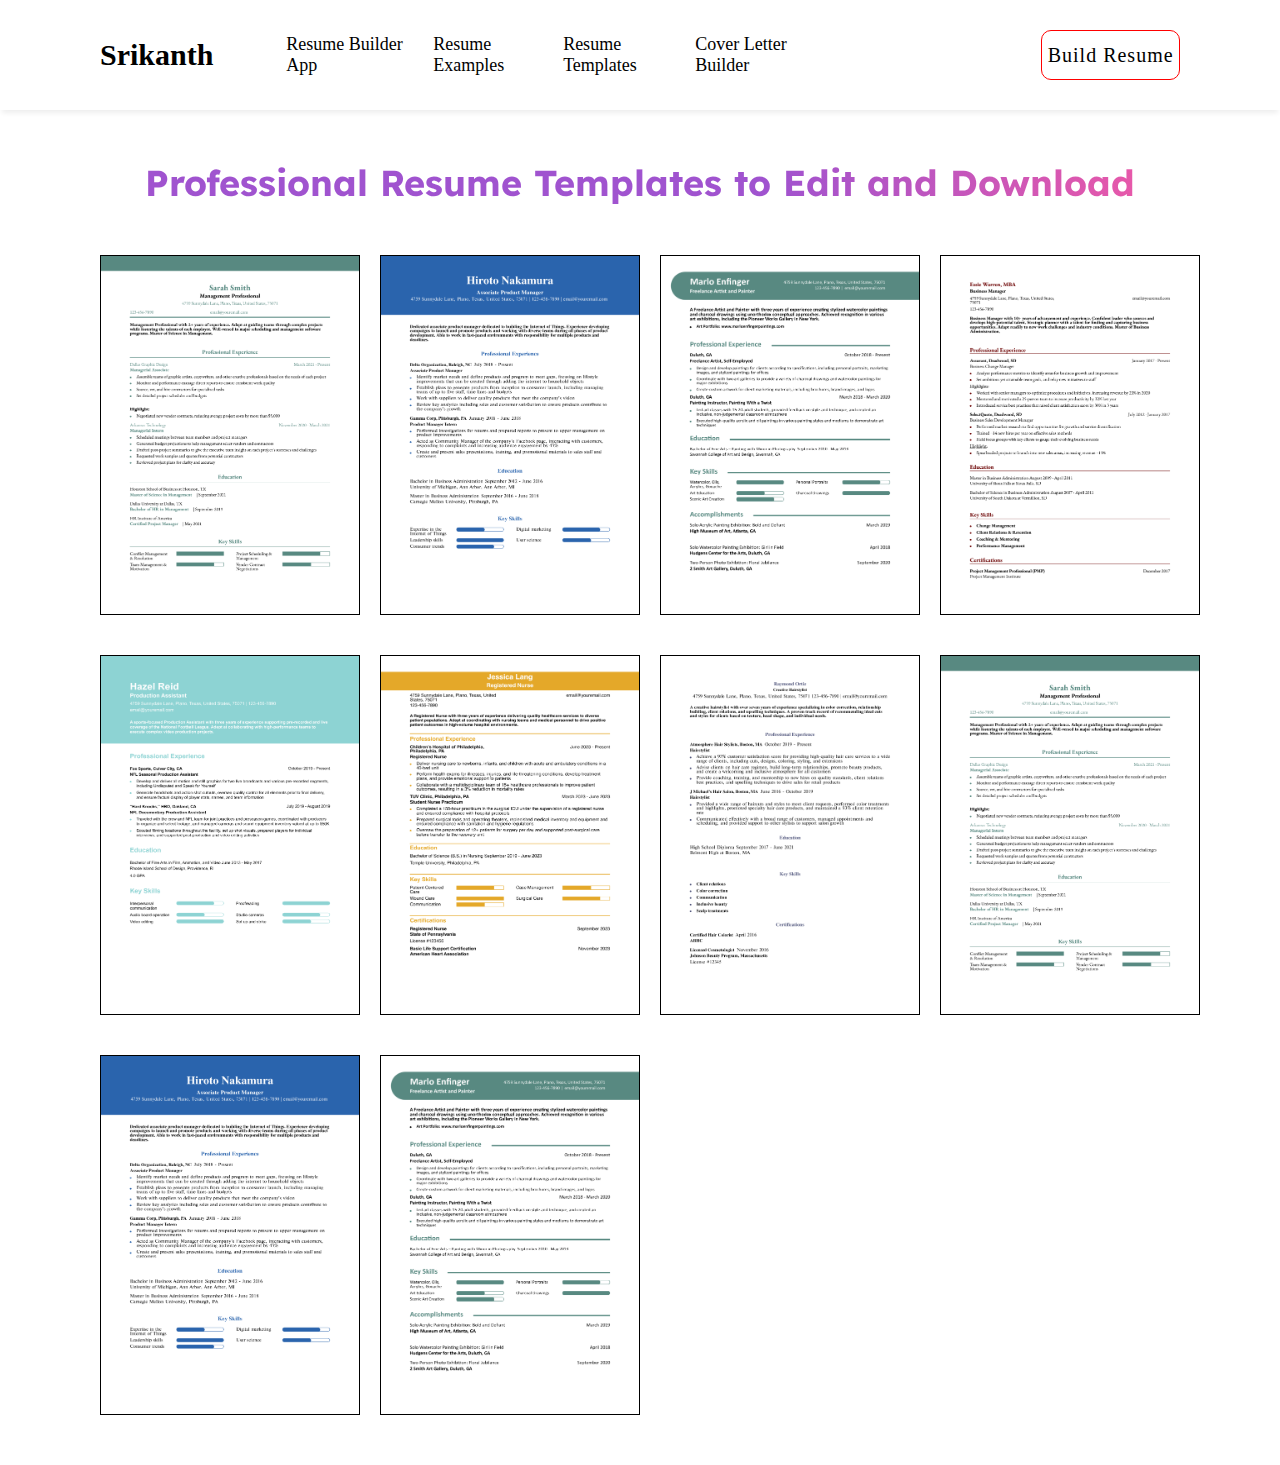
<file: resumeTemplate.html>
<!DOCTYPE html>
<html lang="en">
  <head>
    <meta charset="UTF-8" />
    <meta name="viewport" content="width=device-width, initial-scale=1.0" />
    <title>Templates</title>
    <link rel="preconnect" href="https://fonts.googleapis.com" />
    <link rel="preconnect" href="https://fonts.gstatic.com" crossorigin />
    <link
      href="https://fonts.googleapis.com/css2?family=Lexend:wght@100..900&display=swap"
      rel="stylesheet"
    />

    <link rel="stylesheet" href="style.css" />
    <link rel="stylesheet" href="./rtstyle.css" />
  </head>
  <body>
    <header>
      <div class="logo flex">
        <a href="./index.html"><span>Srikanth</span></a>
      </div>
      <div class="menu-toggle">&#9776;</div>
      <div class="main-menu">
        <div class="menu-btn">
          <div class="menu">
            <ul>
              <a href="#"><li>Resume Builder App</li></a>
              <a href="#"><li>Resume Examples</li></a>
              <a href="#"><li>Resume Templates</li></a>
              <a href="#"><li>Cover Letter Builder</li></a>
            </ul>
          </div>
          <div class="nav-btn">
            <div class="btn-cover">
              <a href="./coreResumeBuilder.html"><span>Build Resume</span></a>
            </div>
          </div>
        </div>
      </div>
    </header>
    <div class="rtcontainer">
      <h1 class="rttitle">
        Professional Resume Templates to Edit and Download
      </h1>
      <div class="resume-gallery">
        <div class="resume-col">
          <img src="./res1.jpeg" alt="resume templaate" />
        </div>
        <div class="resume-col">
          <img src="./res2.jpeg" alt="resume templaate" />
        </div>
        <div class="resume-col">
          <img src="./res3.jpeg" alt="resume templaate" />
        </div>
        <div class="resume-col">
          <img src="./res4.jpeg" alt="resume templaate" />
        </div>
        <div class="resume-col">
          <img src="./res5.jpeg" alt="resume templaate" />
        </div>
        <div class="resume-col">
          <img src="./res6.jpeg" alt="resume templaate" />
        </div>
        <div class="resume-col">
          <img src="./res7.jpeg" alt="resume templaate" />
        </div>
        <div class="resume-col">
          <img src="./res1.jpeg" alt="resume templaate" />
        </div>
        <div class="resume-col">
          <img src="./res2.jpeg" alt="resume templaate" />
        </div>
        <div class="resume-col">
          <img src="./res3.jpeg" alt="resume templaate" />
        </div>
      </div>
    </div>
  </body>
</html>
</file>
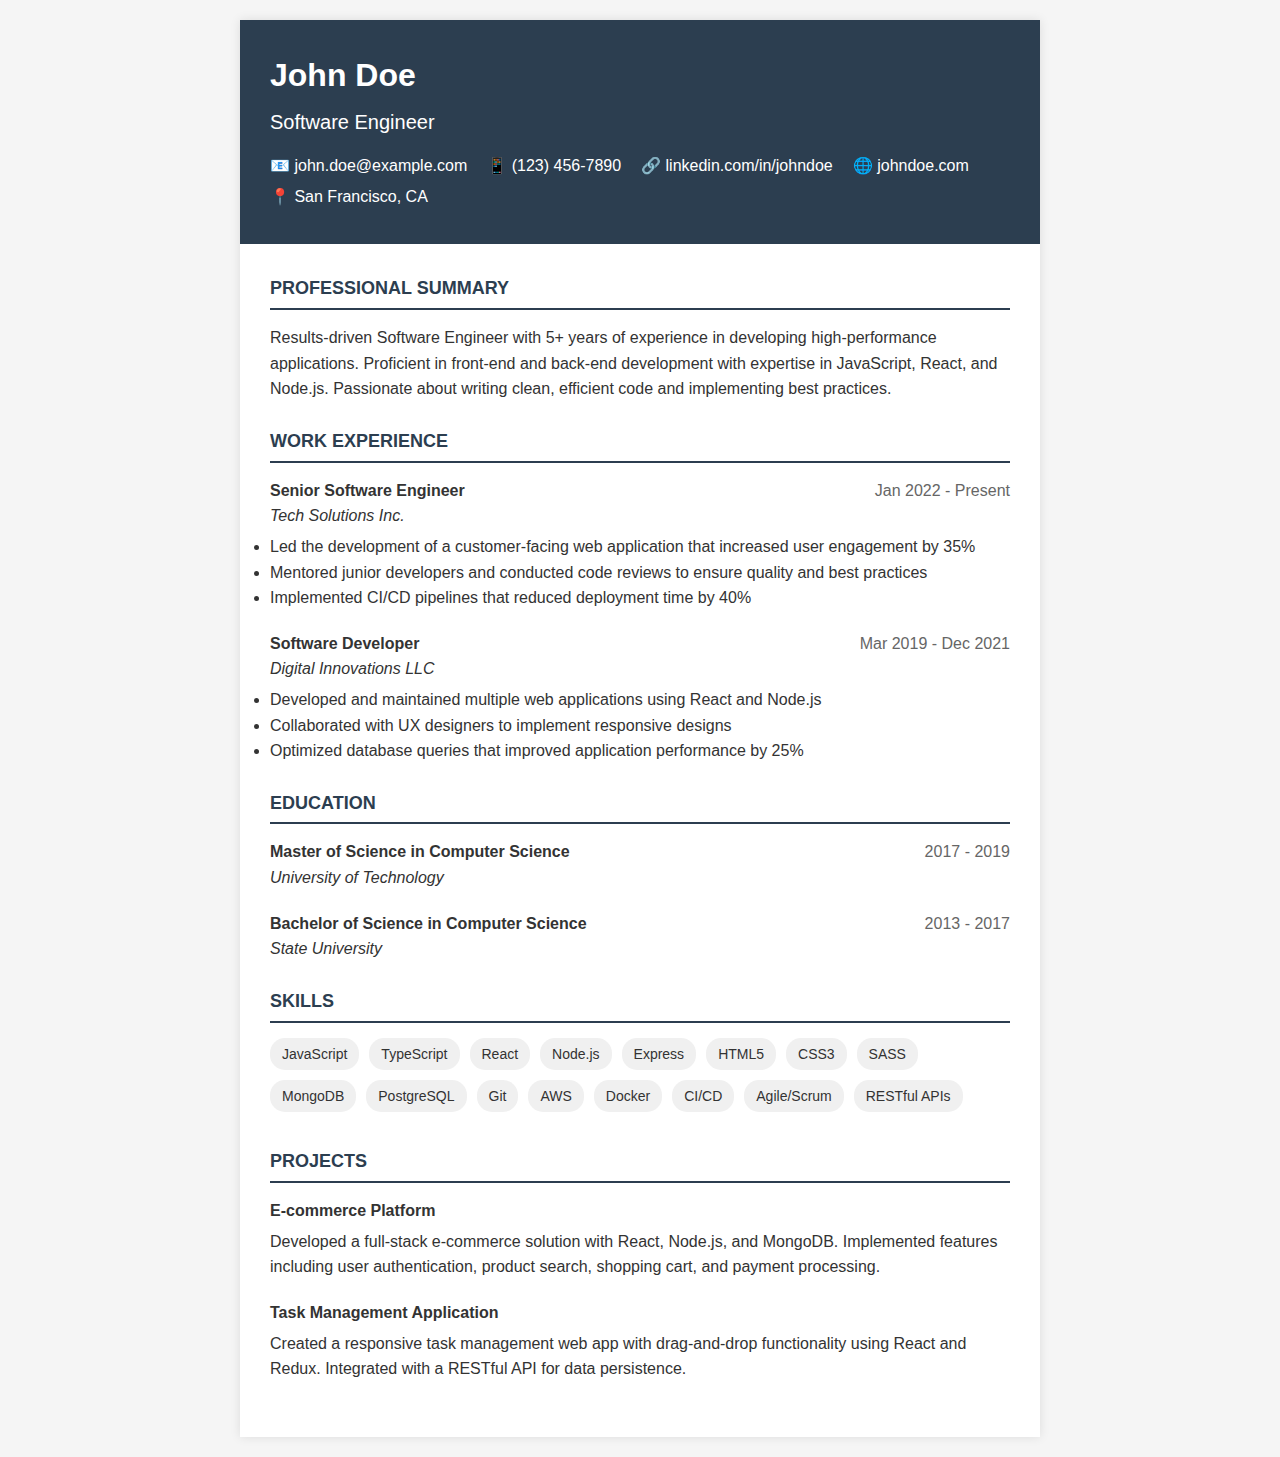
<file: resumeUserTemplate.html>
<!DOCTYPE html>
<html lang="en">
  <head>
    <meta charset="UTF-8" />
    <meta name="viewport" content="width=device-width, initial-scale=1.0" />
    <title>Professional Resume</title>
    <style>
      /* Reset and base styles */
      * {
        margin: 0;
        padding: 0;
        box-sizing: border-box;
        font-family: "Segoe UI", Tahoma, Geneva, Verdana, sans-serif;
      }

      body {
        background-color: #f5f5f5;
        color: #333;
        line-height: 1.6;
        padding: 20px;
      }

      .resume-container {
        max-width: 800px;
        margin: 0 auto;
        background-color: white;
        box-shadow: 0 0 10px rgba(0, 0, 0, 0.1);
      }

      /* Header section */
      .header {
        padding: 30px;
        background-color: #2c3e50;
        color: white;
      }

      .name {
        font-size: 32px;
        font-weight: 700;
        margin-bottom: 5px;
      }

      .title {
        font-size: 20px;
        font-weight: 300;
        margin-bottom: 15px;
      }

      .contact-info {
        display: flex;
        flex-wrap: wrap;
        margin-top: 15px;
      }

      .contact-item {
        margin-right: 20px;
        margin-bottom: 5px;
      }

      /* Main content */
      .content {
        padding: 30px;
      }

      .section {
        margin-bottom: 25px;
      }

      .section-title {
        font-size: 18px;
        font-weight: 600;
        text-transform: uppercase;
        border-bottom: 2px solid #2c3e50;
        padding-bottom: 5px;
        margin-bottom: 15px;
        color: #2c3e50;
      }

      /* Summary section */
      .summary {
        margin-bottom: 25px;
      }

      /* Experience items */
      .experience-item,
      .education-item {
        margin-bottom: 20px;
      }

      .item-header {
        display: flex;
        justify-content: space-between;
        margin-bottom: 5px;
      }

      .item-title {
        font-weight: 600;
        font-size: 16px;
      }

      .item-subtitle {
        font-weight: 400;
        font-style: italic;
      }

      .date {
        color: #666;
      }

      .item-description {
        margin-top: 5px;
      }

      /* Skills section */
      .skills-list {
        display: flex;
        flex-wrap: wrap;
        list-style-type: none;
      }

      .skill-item {
        background-color: #f0f0f0;
        padding: 5px 12px;
        margin-right: 10px;
        margin-bottom: 10px;
        border-radius: 15px;
        font-size: 14px;
      }

      /* Responsive design */
      @media (max-width: 600px) {
        .item-header {
          flex-direction: column;
        }

        .date {
          margin-top: 5px;
        }
      }
    </style>
  </head>
  <body>
    <div class="resume-container">
      <div class="header">
        <h1 class="name">John Doe</h1>
        <div class="title">Software Engineer</div>
        <div class="contact-info">
          <div class="contact-item">📧 john.doe@example.com</div>
          <div class="contact-item">📱 (123) 456-7890</div>
          <div class="contact-item">🔗 linkedin.com/in/johndoe</div>
          <div class="contact-item">🌐 johndoe.com</div>
          <div class="contact-item">📍 San Francisco, CA</div>
        </div>
      </div>

      <div class="content">
        <div class="summary section">
          <h2 class="section-title">Professional Summary</h2>
          <p>
            Results-driven Software Engineer with 5+ years of experience in
            developing high-performance applications. Proficient in front-end
            and back-end development with expertise in JavaScript, React, and
            Node.js. Passionate about writing clean, efficient code and
            implementing best practices.
          </p>
        </div>

        <div class="experience section">
          <h2 class="section-title">Work Experience</h2>

          <div class="experience-item">
            <div class="item-header">
              <div>
                <div class="item-title">Senior Software Engineer</div>
                <div class="item-subtitle">Tech Solutions Inc.</div>
              </div>
              <div class="date">Jan 2022 - Present</div>
            </div>
            <ul class="item-description">
              <li>
                Led the development of a customer-facing web application that
                increased user engagement by 35%
              </li>
              <li>
                Mentored junior developers and conducted code reviews to ensure
                quality and best practices
              </li>
              <li>
                Implemented CI/CD pipelines that reduced deployment time by 40%
              </li>
            </ul>
          </div>

          <div class="experience-item">
            <div class="item-header">
              <div>
                <div class="item-title">Software Developer</div>
                <div class="item-subtitle">Digital Innovations LLC</div>
              </div>
              <div class="date">Mar 2019 - Dec 2021</div>
            </div>
            <ul class="item-description">
              <li>
                Developed and maintained multiple web applications using React
                and Node.js
              </li>
              <li>
                Collaborated with UX designers to implement responsive designs
              </li>
              <li>
                Optimized database queries that improved application performance
                by 25%
              </li>
            </ul>
          </div>
        </div>

        <div class="education section">
          <h2 class="section-title">Education</h2>

          <div class="education-item">
            <div class="item-header">
              <div>
                <div class="item-title">
                  Master of Science in Computer Science
                </div>
                <div class="item-subtitle">University of Technology</div>
              </div>
              <div class="date">2017 - 2019</div>
            </div>
          </div>

          <div class="education-item">
            <div class="item-header">
              <div>
                <div class="item-title">
                  Bachelor of Science in Computer Science
                </div>
                <div class="item-subtitle">State University</div>
              </div>
              <div class="date">2013 - 2017</div>
            </div>
          </div>
        </div>

        <div class="skills section">
          <h2 class="section-title">Skills</h2>
          <ul class="skills-list">
            <li class="skill-item">JavaScript</li>
            <li class="skill-item">TypeScript</li>
            <li class="skill-item">React</li>
            <li class="skill-item">Node.js</li>
            <li class="skill-item">Express</li>
            <li class="skill-item">HTML5</li>
            <li class="skill-item">CSS3</li>
            <li class="skill-item">SASS</li>
            <li class="skill-item">MongoDB</li>
            <li class="skill-item">PostgreSQL</li>
            <li class="skill-item">Git</li>
            <li class="skill-item">AWS</li>
            <li class="skill-item">Docker</li>
            <li class="skill-item">CI/CD</li>
            <li class="skill-item">Agile/Scrum</li>
            <li class="skill-item">RESTful APIs</li>
          </ul>
        </div>

        <div class="projects section">
          <h2 class="section-title">Projects</h2>

          <div class="experience-item">
            <div class="item-header">
              <div>
                <div class="item-title">E-commerce Platform</div>
              </div>
            </div>
            <p class="item-description">
              Developed a full-stack e-commerce solution with React, Node.js,
              and MongoDB. Implemented features including user authentication,
              product search, shopping cart, and payment processing.
            </p>
          </div>

          <div class="experience-item">
            <div class="item-header">
              <div>
                <div class="item-title">Task Management Application</div>
              </div>
            </div>
            <p class="item-description">
              Created a responsive task management web app with drag-and-drop
              functionality using React and Redux. Integrated with a RESTful API
              for data persistence.
            </p>
          </div>
        </div>
      </div>
    </div>
  </body>
</html>
</file>
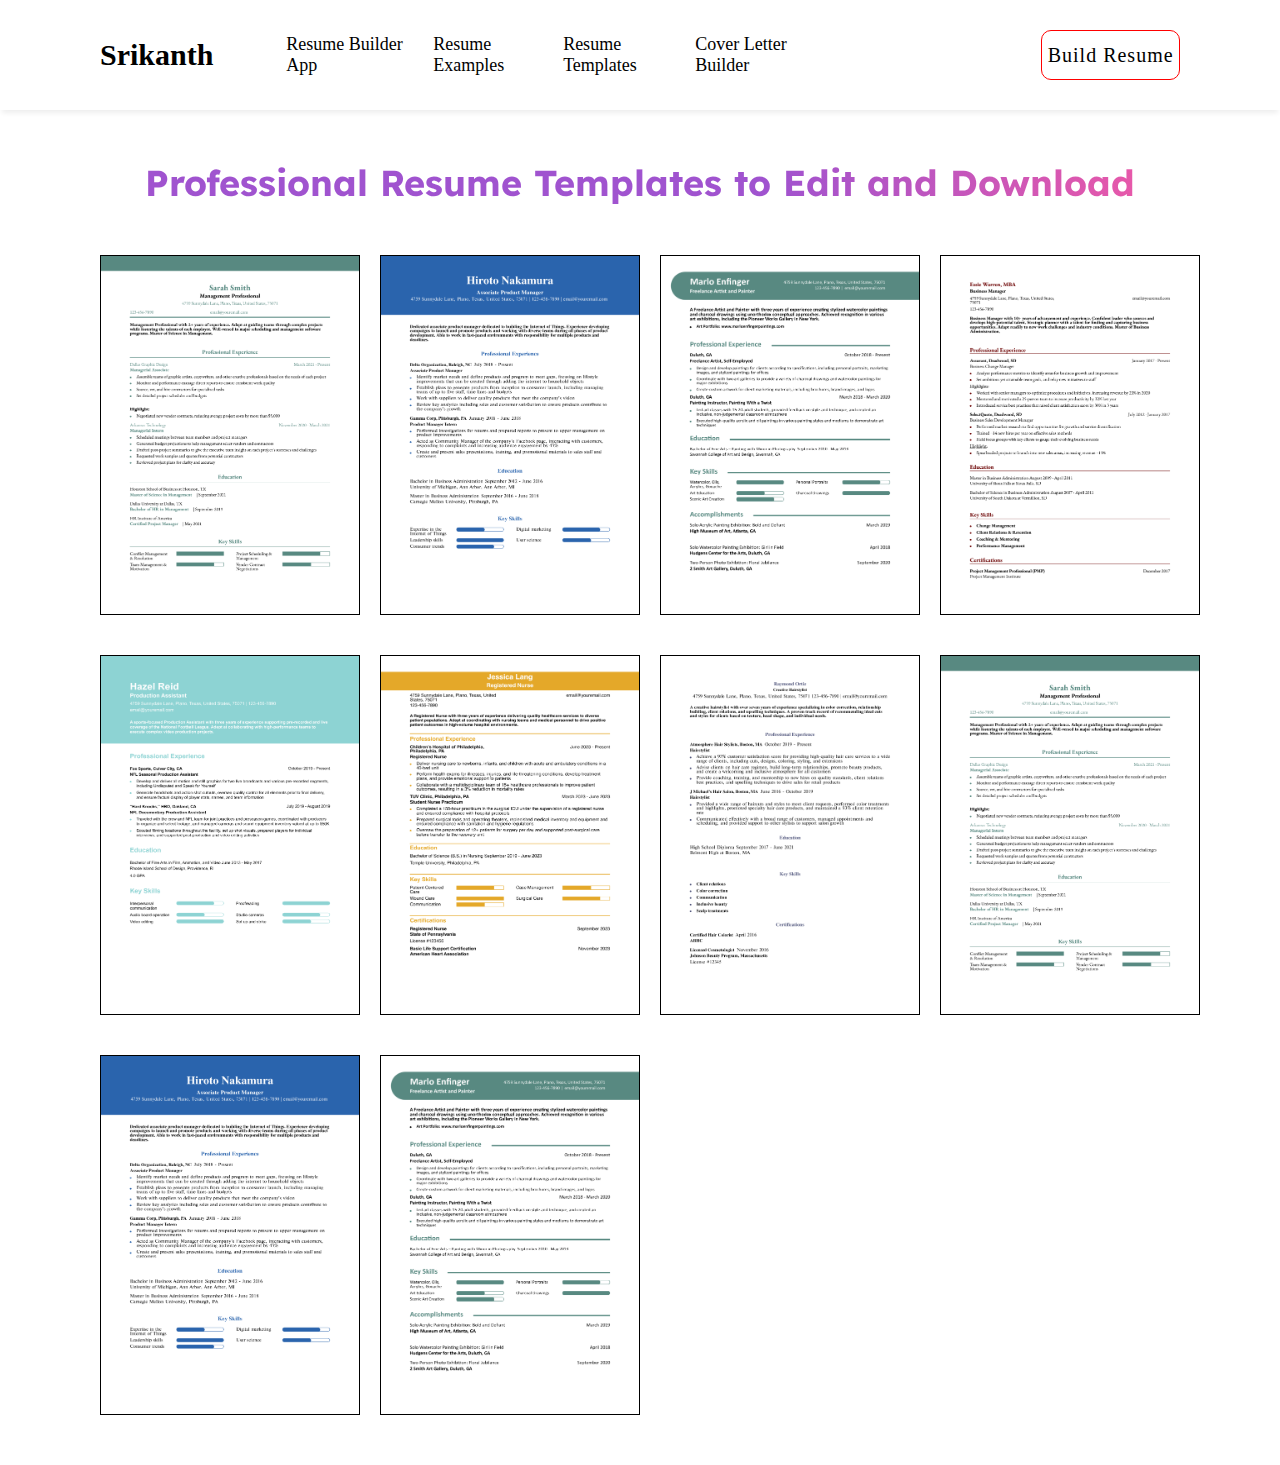
<file: html/resumeTemplate.html>
<!DOCTYPE html>
<html lang="en">
  <head>
    <meta charset="UTF-8" />
    <meta name="viewport" content="width=device-width, initial-scale=1.0" />
    <title>Templates</title>
    <link rel="preconnect" href="https://fonts.googleapis.com" />
    <link rel="preconnect" href="https://fonts.gstatic.com" crossorigin />
    <link
      href="https://fonts.googleapis.com/css2?family=Lexend:wght@100..900&display=swap"
      rel="stylesheet"
    />

    <link rel="stylesheet" href="../styles/style.css" />
    <link rel="stylesheet" href="../styles/rtstyle.css" />
  </head>
  <body>
    <header>
      <div class="logo flex">
        <a href="../index.html"><span>Srikanth</span></a>
      </div>
      <div class="menu-toggle">&#9776;</div>
      <div class="main-menu">
        <div class="menu-btn">
          <div class="menu">
            <ul>
              <a href="#"><li>Resume Builder App</li></a>
              <a href="#"><li>Resume Examples</li></a>
              <a href="#"><li>Resume Templates</li></a>
              <a href="#"><li>Cover Letter Builder</li></a>
            </ul>
          </div>
          <div class="nav-btn">
            <div class="btn-cover">
              <a href="./coreResumeBuilder.html"><span>Build Resume</span></a>
            </div>
          </div>
        </div>
      </div>
    </header>
    <div class="rtcontainer">
      <h1 class="rttitle">
        Professional Resume Templates to Edit and Download
      </h1>
      <div class="resume-gallery">
        <div class="resume-col">
          <img src="../images/res1.jpeg" alt="resume templaate" />
        </div>
        <div class="resume-col">
          <img src="../images/res2.jpeg" alt="resume templaate" />
        </div>
        <div class="resume-col">
          <img src="../images/res3.jpeg" alt="resume templaate" />
        </div>
        <div class="resume-col">
          <img src="../images/res4.jpeg" alt="resume templaate" />
        </div>
        <div class="resume-col">
          <img src="../images/res5.jpeg" alt="resume templaate" />
        </div>
        <div class="resume-col">
          <img src="../images/res6.jpeg" alt="resume templaate" />
        </div>
        <div class="resume-col">
          <img src="../images/res7.jpeg" alt="resume templaate" />
        </div>
        <div class="resume-col">
          <img src="../images/res1.jpeg" alt="resume templaate" />
        </div>
        <div class="resume-col">
          <img src="../images/res2.jpeg" alt="resume templaate" />
        </div>
        <div class="resume-col">
          <img src="../images/res3.jpeg" alt="resume templaate" />
        </div>
      </div>
    </div>
  </body>
</html>
</file>
<file: style.css>
*{
    margin: 0;
    padding: 0;
    box-sizing: border-box;
}
body{
    
}
header{
    height: 110px;
    width: 100%;
    /* background-color: aqua; */
    display: flex;
    box-shadow: 0 5px 5px -2px #eee;
    /* margin: 0 100px; */
}
.logo{
    width: 15%;
    height: 100%;
    /* background-color: aliceblue; */
    font-size: 30px;
    font-weight: 700;
    display: flex;
    align-items: center;
    justify-content: flex-start;
    margin-left: 100px;
    cursor: pointer;
}
.menu-toggle {
    display: none;
    font-size: 30px;
    cursor: pointer;
}
.main-menu{
    width: 80%;
    display: flex;
    align-items: center;
    justify-content: center;
    /* background-color: red; */
}
.menu-btn{
    height: 50px;
    width: 100%;
    display: flex;
    gap: 200px;
}
.menu{
    width: 80%;
    height: 100%;
    /* background-color: aquamarine; */
    font-size: 18px;
}
.menu a{
    text-decoration: none;
    color: black;
}
.nav-btn{
    width: 20%;
    height: 100%;
    /* background-color: beige; */
    /* padding: 5px; */
    text-align: center;
    /* background-color: blanchedalmond; */
    display: flex;
    align-items: center;
    justify-content: flex-end;
    margin-right: 100px;
}
.menu ul{
    display: flex;
    list-style-type: none;
    align-items: center;
    height: 100%;
    justify-content: space-around;
}
.btn-cover{
    height: 100%;
    width: 100%;
    border: 1px solid red;
    padding: 13px 5px 15px 5px;
    border-radius: 10px;
    /* text-align: center; */
    font-size: 20px;
    font-weight: 500;
    cursor: pointer;
    letter-spacing: 1px;
}
.btn-cover:hover{
    background: linear-gradient(to right, rgb(244, 54, 86), rgb(235, 153, 2));
    color: #FFF;
}

/* end of header */

/* start of main content */
main{
    height: 600px;
    width: 100%;
    /* background-color: aqua; */
    padding: 20px 100px;
    display: flex;
    
}
.animation{
    height: 100%;
    width: 40%;
    /* background-color: azure; */
    padding: 20px 20px 20px 0px;
    background-image: url("./home-animation.svg");
    background-repeat: no-repeat;
    background-position: center;
    background-size: contain;
    background-clip: border-box;

    display: flex;
    align-items: center;
    justify-content: center;
    /* background-attachment: fixed; */
}
.main-container{
    height: 100%;
    width: 60%;
    
}
.main-container{
    flex: 1;
    margin-left: 50px;
    margin-top: 10px
}
.animation img{
    height: 85%;
    width: 70%;
    margin-top: 35px;
    margin-left: 15px;
}
.main-content-title{
    height: 120px;
    font-size: 45px;
    font-weight: 700;
    margin-bottom: 40px;
    letter-spacing: 5px;
    line-height: 60px;
    font-family: "Lexend", serif;
}
.main-content-subtext{
    height: 75px;
    font-size: 26px;
    margin-bottom: 40px;
    letter-spacing: 1px;
    line-height: 40px;
    font-family: "Lexend", serif;
}
.main-content-btn{
    height: 65px;
    display: flex;
    align-items: center;
    justify-content: flex-start;
    font-size: 22px;
    gap: 20px;
    margin-bottom: 40px;
}
.mcb1, .mcb2{
    height: 100%;
    padding: 15px 15px;
    border-radius: 10px;
    /* text-align: center; */
    display: flex;
    align-items: center;
    justify-content: center;
    cursor: pointer;
    /* gap: 20px; */
}
.mcb1{
    width: 350px;
    /* background-color: aqua; */
    background: linear-gradient(to right, rgb(244, 54, 86), rgb(235, 153, 2));
    /* border: 1px solid black; */
    color: white;
}
.mcb2{
    width: 350px;
    /* background-color: azure; */
    border: 1px solid orange;
}
.mcb1:hover{
    background: linear-gradient(to right, rgb(220, 49, 81), rgb(214, 141, 4));
}
.mcb2:hover{
    background: linear-gradient(to right, rgb(244, 54, 86), rgb(235, 153, 2));
    color: #FFF;
}

.main-stats{
    height: 100px;
    width: 100%;
    display: flex;
    font-family: "Lexend", serif;
    margin-bottom: 20px;
    
}
.stats-percentage{
    width: 170px;
    /* background-color: aqua; */
    
    /* border: 1px solid; */
    background: linear-gradient(90deg, #A053CF 62.14%, #EF59A5 100%);
    background-clip: text;
    -webkit-background-clip: text;
    -webkit-text-fill-color: transparent;
    font-weight: 500;
    display: flex;
    flex-direction: column;
    /* align-items: center; */
    /* justify-content: center; */
}
.stats-percentage:nth-child(1){
    border-right: 2px solid #A053CF;
}
.stats-arrow{
    font-size: 36px;
}
.stats-per{
    font-size: 36px;
}
.stats-content{
    display: flex;
    align-items: center;
    justify-content: center;
    font-size: 36px;
    gap: 10px;
    margin-bottom: 5px;
}

.more-inter{
    height: 25px;
    text-align: center;
    font-size: 16px;
    /* background-color: #A053CF; */
}
.logo-list-wrapper{
    height: 40px;
    width: 670px;
    /* background-color: #A053CF; */
    font-family: "Lexend", sans-serif;
    font-weight: 500;
    font-size: 21px;
    line-height: 40px;
    margin-bottom: 5px;;
}
.logo-list{
    width: 670px;
    height: 40px;
    /* background-color: #290014; */
    margin-top: 5px;
    overflow-x:hidden;
    
}
.logo-list img{
    /* background-color: #EF59A5; */
    overflow:hidden;
    animation: marque 10s linear infinite;

}

/* @keyframes marqueee{
    0%{
        margin-right: 0px;
    }
    100%{
        margin-right: 670px;
    }
} */


  @keyframes marque {
    from {
      transform: translateX(100%);
    }
    to {
      transform: translateX(-100%);
    }
  }
/* responsiveness */

@media (max-width: 768px) {
    header {
        padding: 0 15px;
    }
    .menu-toggle {
        display: block;
    }
    .main-menu {
        display: none;
        flex-direction: column;
        width: 100%;
        position: absolute;
        top: 80px;
        right: 10px;
        background: white;
        box-shadow: 0 4px 6px rgba(0, 0, 0, 0.1);
        text-align: center;
    }
    .main-menu.active {
        display: flex;
    }
    .menu ul {
        flex-direction: column;
        gap: 15px;
        padding: 15px 0;
    }
    .nav-btn {
        justify-content: center;
    }
    .btn-cover {
        width: 80%;
    }
    main {
        flex-direction: column;
        align-items: center;
    }
    .animation img {
        /* height: 70%; */
        width: auto;
        max-width: 70%;
    }
    .animation{
        width: 100%;
    }
    .main-content{
        display: block;
    }
    .main-content-title{
        height: 60px;
        font-size: 20px;
        font-weight: 600;
        margin-bottom: 10px;
        letter-spacing: 2px;
        line-height: 30px;
        font-family: "Lexend", serif;
    }
    .main-content-subtext{
        height: 35px;
        font-size: 13px;
        margin-bottom: 20px;
        letter-spacing: 1px;
        line-height: 20px;
        font-family: "Lexend", serif;
    }

    .nav-btn{
        width: 20%;
        height: 100%;
        /* background-color: beige; */
        /* padding: 5px; */
        text-align: center;
        /* background-color: blanchedalmond; */
        display: flex;
        align-items: center;
        justify-content: flex-end;
        margin-right: 50px;
    }
    .btn-cover{
        height: 80%;
        width: 100%;
        border: 1px solid red;
        padding: 7px 0px 7px 0px;
        border-radius: 5px;
        /* text-align: center; */
        font-size: 15px;
        font-weight: 500;
        cursor: pointer;
        letter-spacing: 1px;
    }
}



a{
    text-decoration: none;
    color: black;
  }



input{
    text-transform: capitalize;
}
textarea {
    width: 300px;
    height: 150px;
    padding: 10px;
    resize: vertical; /* Prevent resizing */
}

#references{
    resize: both !important;
}
</file>
<file: rtstyle.css>
.rtcontainer{
    padding: 50px 100px;
}
.rttitle{
    text-align: center;
    background: linear-gradient(90deg, #A053CF 62.14%, #EF59A5 100%);
    background-clip: text;
    -webkit-background-clip: text;
    -webkit-text-fill-color: transparent;
    font-weight: 700;
    font-family: "Lexend", serif;
    font-size: 36px;
    margin-bottom: 50px;
}


.resume-gallery {
    display: grid;
    grid-template-columns: 1fr 1fr 1fr 1fr;
    gap: 40px 20px;
}
.resume-col{
    height: 360px;
    width: 260px;
    border: 1px solid;
}
.resume-col img{
    width: 100%;
    height: 100%;
}
a{
    text-decoration: none;
    color: black;
  }
</file>
<file: styles/style.css>
*{
    margin: 0;
    padding: 0;
    box-sizing: border-box;
}
body{
    
}
header{
    height: 110px;
    width: 100%;
    /* background-color: aqua; */
    display: flex;
    box-shadow: 0 5px 5px -2px #eee;
    /* margin: 0 100px; */
}
.logo{
    width: 15%;
    height: 100%;
    /* background-color: aliceblue; */
    font-size: 30px;
    font-weight: 700;
    display: flex;
    align-items: center;
    justify-content: flex-start;
    margin-left: 100px;
    cursor: pointer;
}
.menu-toggle {
    display: none;
    font-size: 30px;
    cursor: pointer;
}
.main-menu{
    width: 80%;
    display: flex;
    align-items: center;
    justify-content: center;
    /* background-color: red; */
}
.menu-btn{
    height: 50px;
    width: 100%;
    display: flex;
    gap: 200px;
}
.menu{
    width: 80%;
    height: 100%;
    /* background-color: aquamarine; */
    font-size: 18px;
}
.menu a{
    text-decoration: none;
    color: black;
}
.nav-btn{
    width: 20%;
    height: 100%;
    /* background-color: beige; */
    /* padding: 5px; */
    text-align: center;
    /* background-color: blanchedalmond; */
    display: flex;
    align-items: center;
    justify-content: flex-end;
    margin-right: 100px;
}
.menu ul{
    display: flex;
    list-style-type: none;
    align-items: center;
    height: 100%;
    justify-content: space-around;
}
.btn-cover{
    height: 100%;
    width: 100%;
    border: 1px solid red;
    padding: 13px 5px 15px 5px;
    border-radius: 10px;
    /* text-align: center; */
    font-size: 20px;
    font-weight: 500;
    cursor: pointer;
    letter-spacing: 1px;
}
.btn-cover:hover{
    background: linear-gradient(to right, rgb(244, 54, 86), rgb(235, 153, 2));
    color: #FFF;
}

/* end of header */

/* start of main content */
main{
    height: 600px;
    width: 100%;
    /* background-color: aqua; */
    padding: 20px 100px;
    display: flex;
    
}
.animation{
    height: 100%;
    width: 40%;
    /* background-color: azure; */
    padding: 20px 20px 20px 0px;
    background-image: url("../images/home-animation.svg");
    background-repeat: no-repeat;
    background-position: center;
    background-size: contain;
    background-clip: border-box;

    display: flex;
    align-items: center;
    justify-content: center;
    /* background-attachment: fixed; */
}
.main-container{
    height: 100%;
    width: 60%;
    
}
.main-container{
    flex: 1;
    margin-left: 50px;
    margin-top: 10px
}
.animation img{
    height: 85%;
    width: 70%;
    margin-top: 35px;
    margin-left: 15px;
}
.main-content-title{
    height: 120px;
    font-size: 45px;
    font-weight: 700;
    margin-bottom: 40px;
    letter-spacing: 5px;
    line-height: 60px;
    font-family: "Lexend", serif;
}
.main-content-subtext{
    height: 75px;
    font-size: 26px;
    margin-bottom: 40px;
    letter-spacing: 1px;
    line-height: 40px;
    font-family: "Lexend", serif;
}
.main-content-btn{
    height: 65px;
    display: flex;
    align-items: center;
    justify-content: flex-start;
    font-size: 22px;
    gap: 20px;
    margin-bottom: 40px;
}
.mcb1, .mcb2{
    height: 100%;
    padding: 15px 15px;
    border-radius: 10px;
    /* text-align: center; */
    display: flex;
    align-items: center;
    justify-content: center;
    cursor: pointer;
    /* gap: 20px; */
}
.mcb1{
    width: 350px;
    /* background-color: aqua; */
    background: linear-gradient(to right, rgb(244, 54, 86), rgb(235, 153, 2));
    /* border: 1px solid black; */
    color: white;
}
.mcb2{
    width: 350px;
    /* background-color: azure; */
    border: 1px solid orange;
}
.mcb1:hover{
    background: linear-gradient(to right, rgb(220, 49, 81), rgb(214, 141, 4));
}
.mcb2:hover{
    background: linear-gradient(to right, rgb(244, 54, 86), rgb(235, 153, 2));
    color: #FFF;
}

.main-stats{
    height: 100px;
    width: 100%;
    display: flex;
    font-family: "Lexend", serif;
    margin-bottom: 20px;
    
}
.stats-percentage{
    width: 170px;
    /* background-color: aqua; */
    
    /* border: 1px solid; */
    background: linear-gradient(90deg, #A053CF 62.14%, #EF59A5 100%);
    background-clip: text;
    -webkit-background-clip: text;
    -webkit-text-fill-color: transparent;
    font-weight: 500;
    display: flex;
    flex-direction: column;
    /* align-items: center; */
    /* justify-content: center; */
}
.stats-percentage:nth-child(1){
    border-right: 2px solid #A053CF;
}
.stats-arrow{
    font-size: 36px;
}
.stats-per{
    font-size: 36px;
}
.stats-content{
    display: flex;
    align-items: center;
    justify-content: center;
    font-size: 36px;
    gap: 10px;
    margin-bottom: 5px;
}

.more-inter{
    height: 25px;
    text-align: center;
    font-size: 16px;
    /* background-color: #A053CF; */
}
.logo-list-wrapper{
    height: 40px;
    width: 670px;
    /* background-color: #A053CF; */
    font-family: "Lexend", sans-serif;
    font-weight: 500;
    font-size: 21px;
    line-height: 40px;
    margin-bottom: 5px;;
}
.logo-list{
    width: 670px;
    height: 40px;
    /* background-color: #290014; */
    margin-top: 5px;
    overflow-x:hidden;
    
}
.logo-list img{
    /* background-color: #EF59A5; */
    overflow:hidden;
    animation: marque 10s linear infinite;

}

/* @keyframes marqueee{
    0%{
        margin-right: 0px;
    }
    100%{
        margin-right: 670px;
    }
} */


  @keyframes marque {
    from {
      transform: translateX(100%);
    }
    to {
      transform: translateX(-100%);
    }
  }
/* responsiveness */

@media (max-width: 768px) {
    header {
        padding: 0 15px;
    }
    .menu-toggle {
        display: block;
    }
    .main-menu {
        display: none;
        flex-direction: column;
        width: 100%;
        position: absolute;
        top: 80px;
        right: 10px;
        background: white;
        box-shadow: 0 4px 6px rgba(0, 0, 0, 0.1);
        text-align: center;
    }
    .main-menu.active {
        display: flex;
    }
    .menu ul {
        flex-direction: column;
        gap: 15px;
        padding: 15px 0;
    }
    .nav-btn {
        justify-content: center;
    }
    .btn-cover {
        width: 80%;
    }
    main {
        flex-direction: column;
        align-items: center;
    }
    .animation img {
        /* height: 70%; */
        width: auto;
        max-width: 70%;
    }
    .animation{
        width: 100%;
    }
    .main-content{
        display: block;
    }
    .main-content-title{
        height: 60px;
        font-size: 20px;
        font-weight: 600;
        margin-bottom: 10px;
        letter-spacing: 2px;
        line-height: 30px;
        font-family: "Lexend", serif;
    }
    .main-content-subtext{
        height: 35px;
        font-size: 13px;
        margin-bottom: 20px;
        letter-spacing: 1px;
        line-height: 20px;
        font-family: "Lexend", serif;
    }

    .nav-btn{
        width: 20%;
        height: 100%;
        /* background-color: beige; */
        /* padding: 5px; */
        text-align: center;
        /* background-color: blanchedalmond; */
        display: flex;
        align-items: center;
        justify-content: flex-end;
        margin-right: 50px;
    }
    .btn-cover{
        height: 80%;
        width: 100%;
        border: 1px solid red;
        padding: 7px 0px 7px 0px;
        border-radius: 5px;
        /* text-align: center; */
        font-size: 15px;
        font-weight: 500;
        cursor: pointer;
        letter-spacing: 1px;
    }
}



a{
    text-decoration: none;
    color: black;
  }



input{
    text-transform: capitalize;
}
textarea {
    width: 300px;
    height: 150px;
    padding: 10px;
    resize: vertical; /* Prevent resizing */
}

#references{
    resize: both !important;
}
</file>
<file: styles/rtstyle.css>
.rtcontainer{
    padding: 50px 100px;
}
.rttitle{
    text-align: center;
    background: linear-gradient(90deg, #A053CF 62.14%, #EF59A5 100%);
    background-clip: text;
    -webkit-background-clip: text;
    -webkit-text-fill-color: transparent;
    font-weight: 700;
    font-family: "Lexend", serif;
    font-size: 36px;
    margin-bottom: 50px;
}


.resume-gallery {
    display: grid;
    grid-template-columns: 1fr 1fr 1fr 1fr;
    gap: 40px 20px;
}
.resume-col{
    height: 360px;
    width: 260px;
    border: 1px solid;
}
.resume-col img{
    width: 100%;
    height: 100%;
}
a{
    text-decoration: none;
    color: black;
  }
</file>
